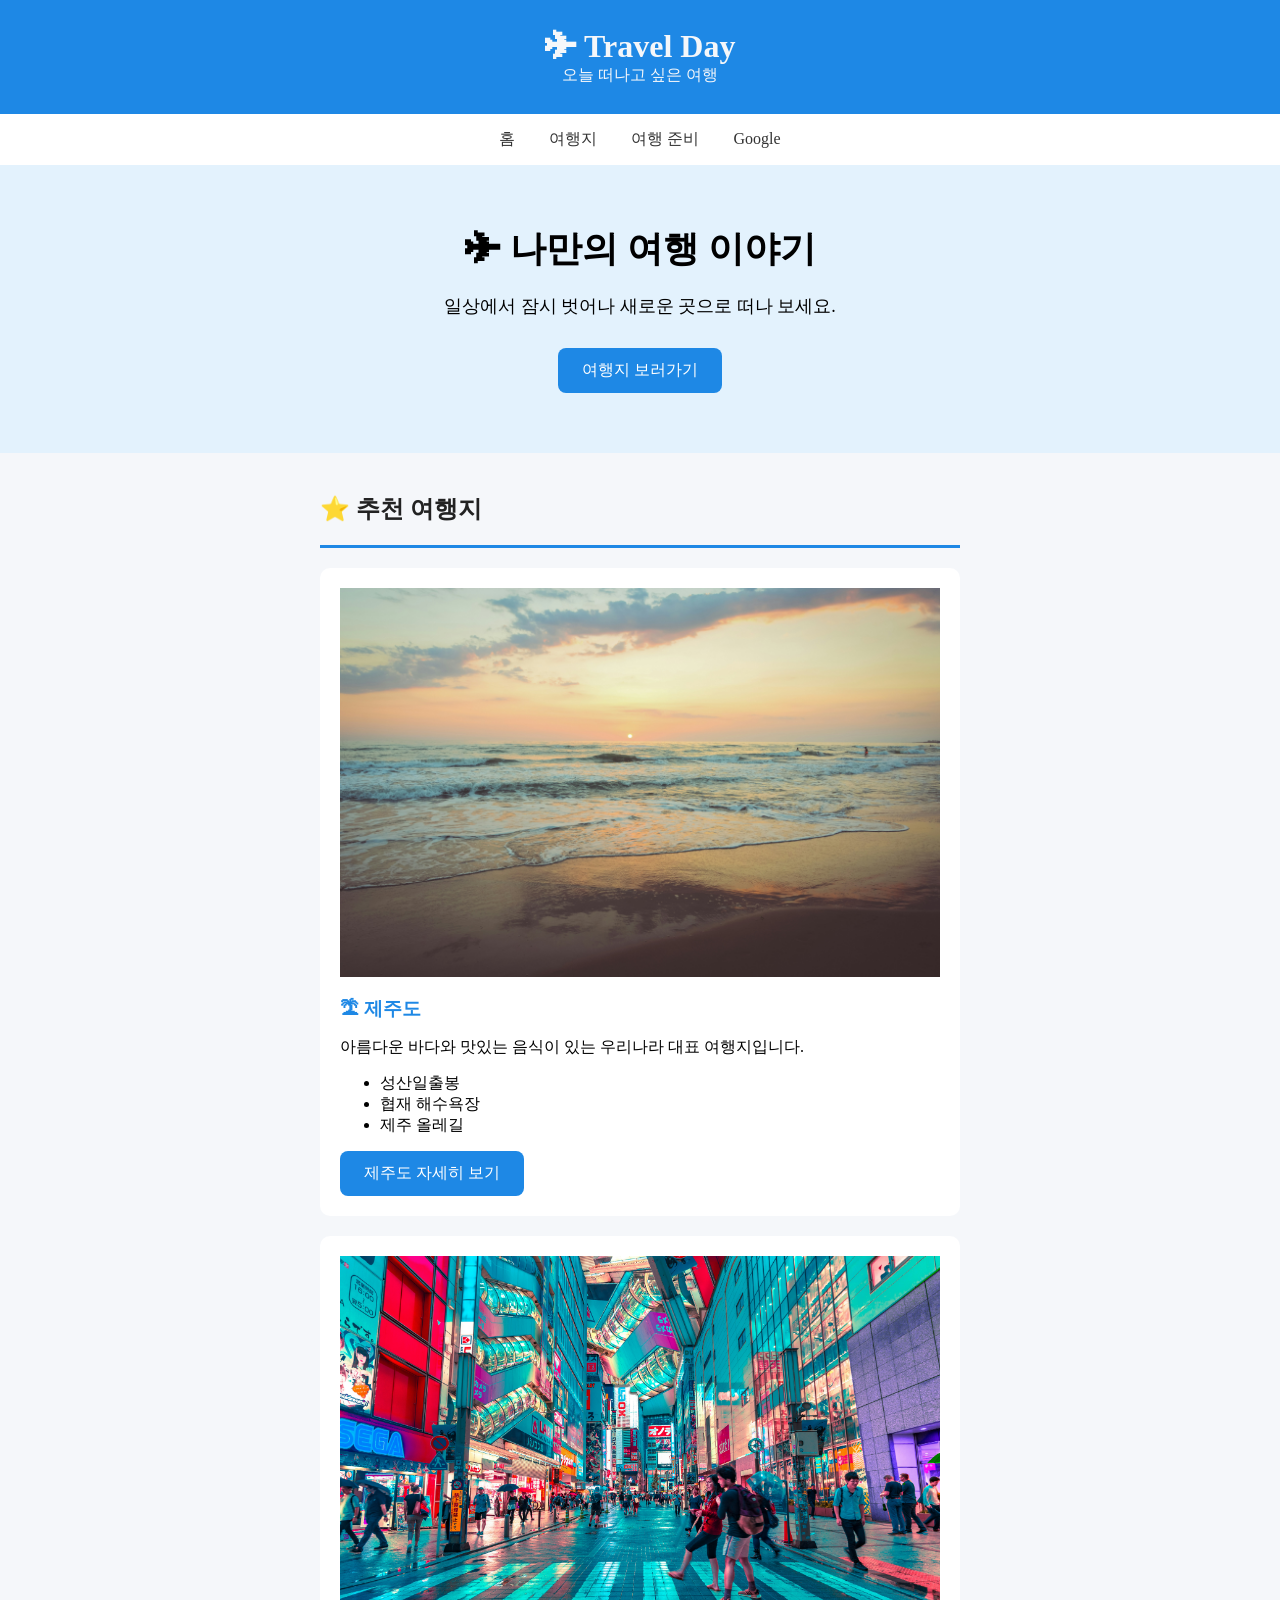
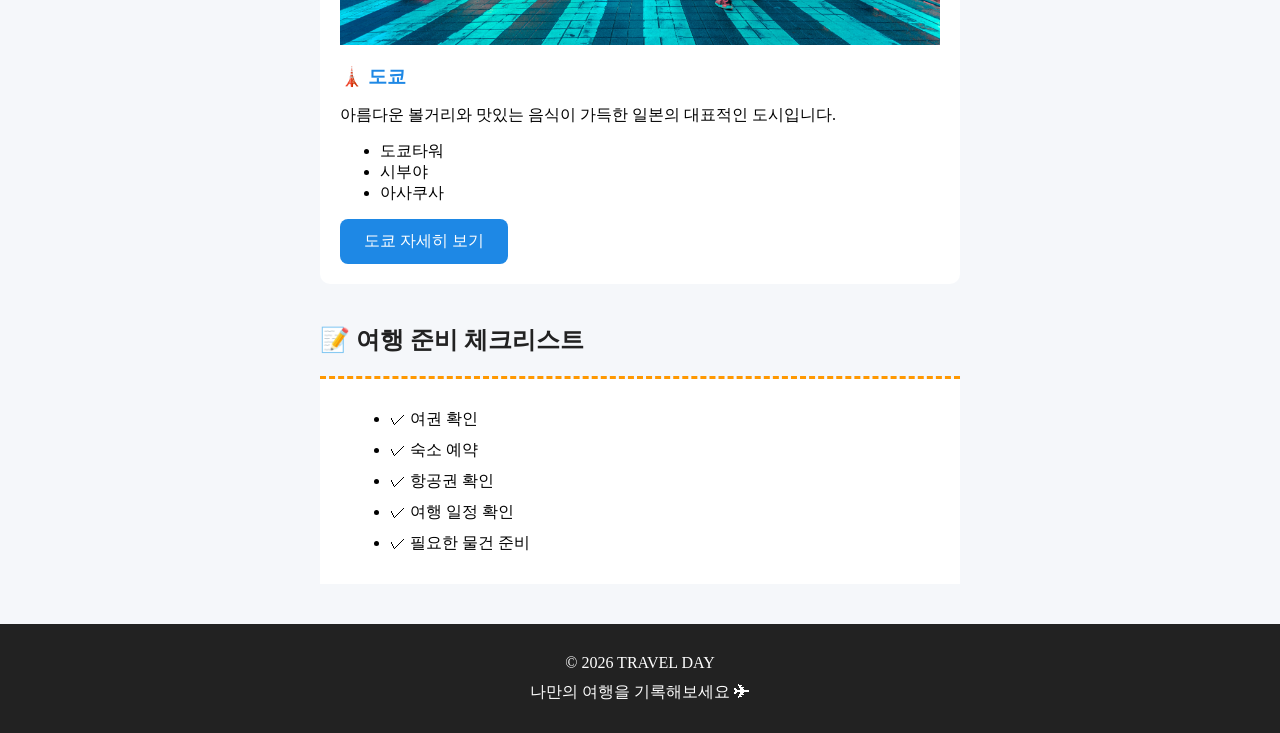
<file: index.html>
<!DOCTYPE html>
<html lang="ko">
<head>
    <meta charset="UTF-8">
    <meta name="viewport" content="width=device-width, initial-scale=1.0">
    <title>Travel Day</title>
    <link rel="stylesheet" href="main.css">
</head>
<body>
    
    <!-- 헤더  -->
    <header>
        <!-- 로고 -->
        <div id="logo"> ✈ Travel Day </div>
        <!-- 설명 -->
        <p> 오늘 떠나고 싶은 여행 </p>
    </header>
    <!-- 네비게이션 -->
    <!-- a 안의 # = 페이지 맨 위로 올린다 -->
    <nav> 
        <a href="#"> 홈 </a>
        <a href="#travel"> 여행지 </a>
        <a href="#check"> 여행 준비 </a>
        <a href="https://www.google.com/" target="_blank"> Google </a>
    </nav>
    <!-- 메인 배너 -->
    <div class="hero"> 
        <h1>✈ 나만의 여행 이야기</h1>
        <p> 일상에서 잠시 벗어나 새로운 곳으로 떠나 보세요. </p>
        <a href="#" class="button"> 여행지 보러가기 </a>
    </div>
    <!-- 추천 여행지 -->
    <section id="travel"> 
        <h2> ⭐ 추천 여행지 </h2>
    <hr>
    <!-- 제주도 -->
    <div class="travel"> 
        <img src="images/jeju.png" alt="제주 해변">
        <h3> 🏝 제주도 </h3>
        <p> 아름다운 바다와 맛있는 음식이 있는 
            우리나라 대표 여행지입니다. </p>
            <ul>
                <li> 성산일출봉 </li>
                <li> 협재 해수욕장 </li>
                <li> 제주 올레길 </li>
            </ul>
            <!-- 제주도 상세 페이지로 이동하는 버튼  -->
            <a href="jeju.html" class="button"> 제주도 자세히 보기 </a>
    </div>
        <!-- 도쿄 -->
            <div class="travel"> 
        <img src="images/Tokyo.png" alt="도쿄">
        <h3> 🗼 도쿄 </h3>
        <p> 아름다운 볼거리와 맛있는 음식이 가득한 
            일본의 대표적인 도시입니다. </p>
            <ul>
                <li> 도쿄타워 </li>
                <li> 시부야 </li>
                <li> 아사쿠사 </li>
            </ul>
            <!-- 도쿄 상세 페이지로 이동하는 버튼  -->
            <a href="tokyo.html" class="button"> 도쿄 자세히 보기 </a>
    </div>
        </section>
        <!-- 여행 준비 -->
         <section id="check"> 
            <h2> 📝 여행 준비 체크리스트</h2>
            <hr class="check_line">
            <!-- 준비 리스트  -->
            <div class="check">
                <ul>
                    <li>✓ 여권 확인</li>
                    <li>✓ 숙소 예약</li>
                    <li>✓ 항공권 확인</li>
                    <li>✓ 여행 일정 확인</li>
                    <li>✓ 필요한 물건 준비</li>
                </ul>
            </div>
        </section>
        <!--  푸터  -->
              <footer> 
            <p> © 2026 TRAVEL DAY </p>
            <p> 나만의 여행을 기록해보세요 ✈ </p>
        </footer>

</body>
</html>
</file>
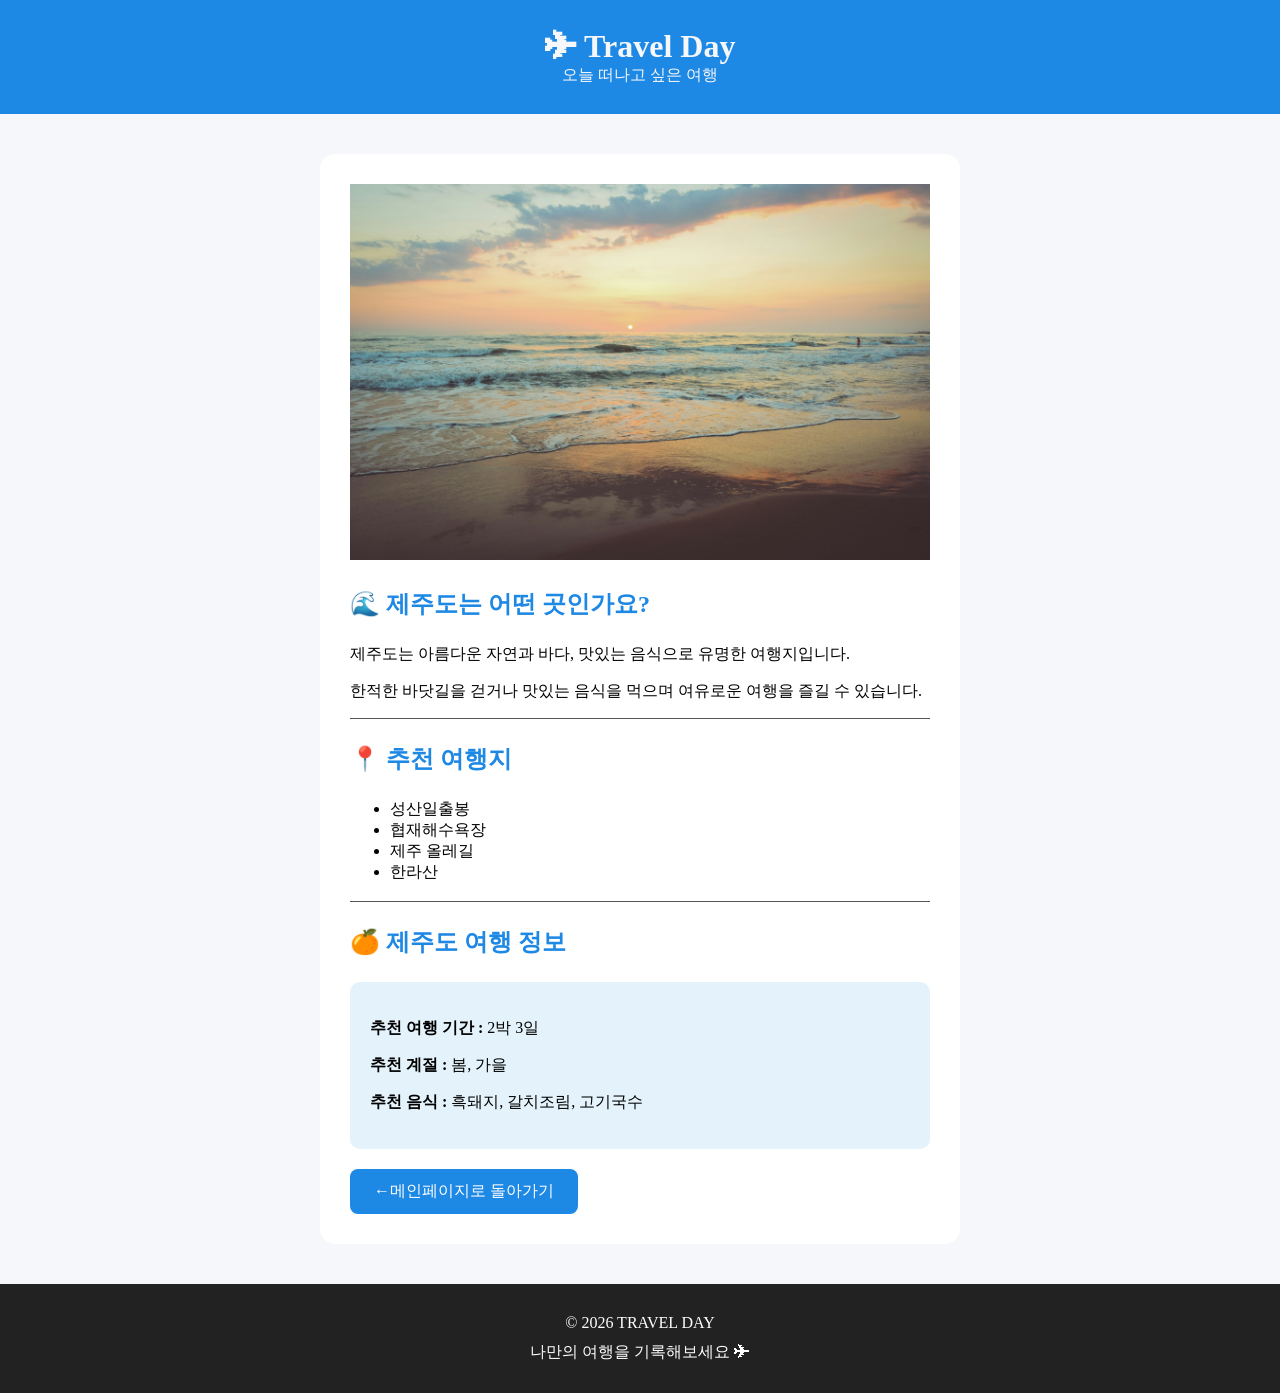
<file: jeju.html>
<!DOCTYPE html>
<html lang="ko">
<head>
    <meta charset="UTF-8">
    <meta name="viewport" content="width=device-width, initial-scale=1.0">
    <title> 제주도 상세 보기</title>
    <link rel="stylesheet" href="main.css">
</head>
<body>
        <!-- 헤더  -->
    <header>
        <!-- 로고 -->
        <div id="logo"> ✈ Travel Day </div>
        <!-- 설명 -->
        <p> 오늘 떠나고 싶은 여행 </p>
    </header>
    <!-- 메인 -->
    <section>
        <div class="intro"> 
            <img src="images/jeju.png" alt="제주">
            <h2>🌊 제주도는 어떤 곳인가요?</h2>
            <p>
                제주도는 아름다운 자연과 바다,
                맛있는 음식으로 유명한 여행지입니다.
            </p>
            <p>
                한적한 바닷길을 걷거나 맛있는 음식을
                먹으며 여유로운 여행을 즐길 수 있습니다.
            </p>
        <hr>
        <h2>📍 추천 여행지</h2>
            <ul>
                <li>성산일출봉</li>
                <li>협재해수욕장</li>
                <li>제주 올레길</li>
                <li>한라산</li>
            </ul><br>
    <hr>
        <h2>🍊 제주도 여행 정보</h2> 
        <div class="info"> 
            <p><strong> 추천 여행 기간 : </strong> 2박 3일</p>
            <p><strong> 추천 계절 : </strong> 봄, 가을 </p>
            <p><strong> 추천 음식 : </strong> 흑돼지, 갈치조림, 고기국수 </p>
        </div>
        <!-- 메인으로 돌아가기 -->
         <a href="index.html" class="button">←메인페이지로 돌아가기</a>
    </div>
    </section>
     <!-- 푸터 -->
              <footer> 
            <p> © 2026 TRAVEL DAY </p>
            <p> 나만의 여행을 기록해보세요 ✈ </p>
        </footer>
</body>
</html>
</file>
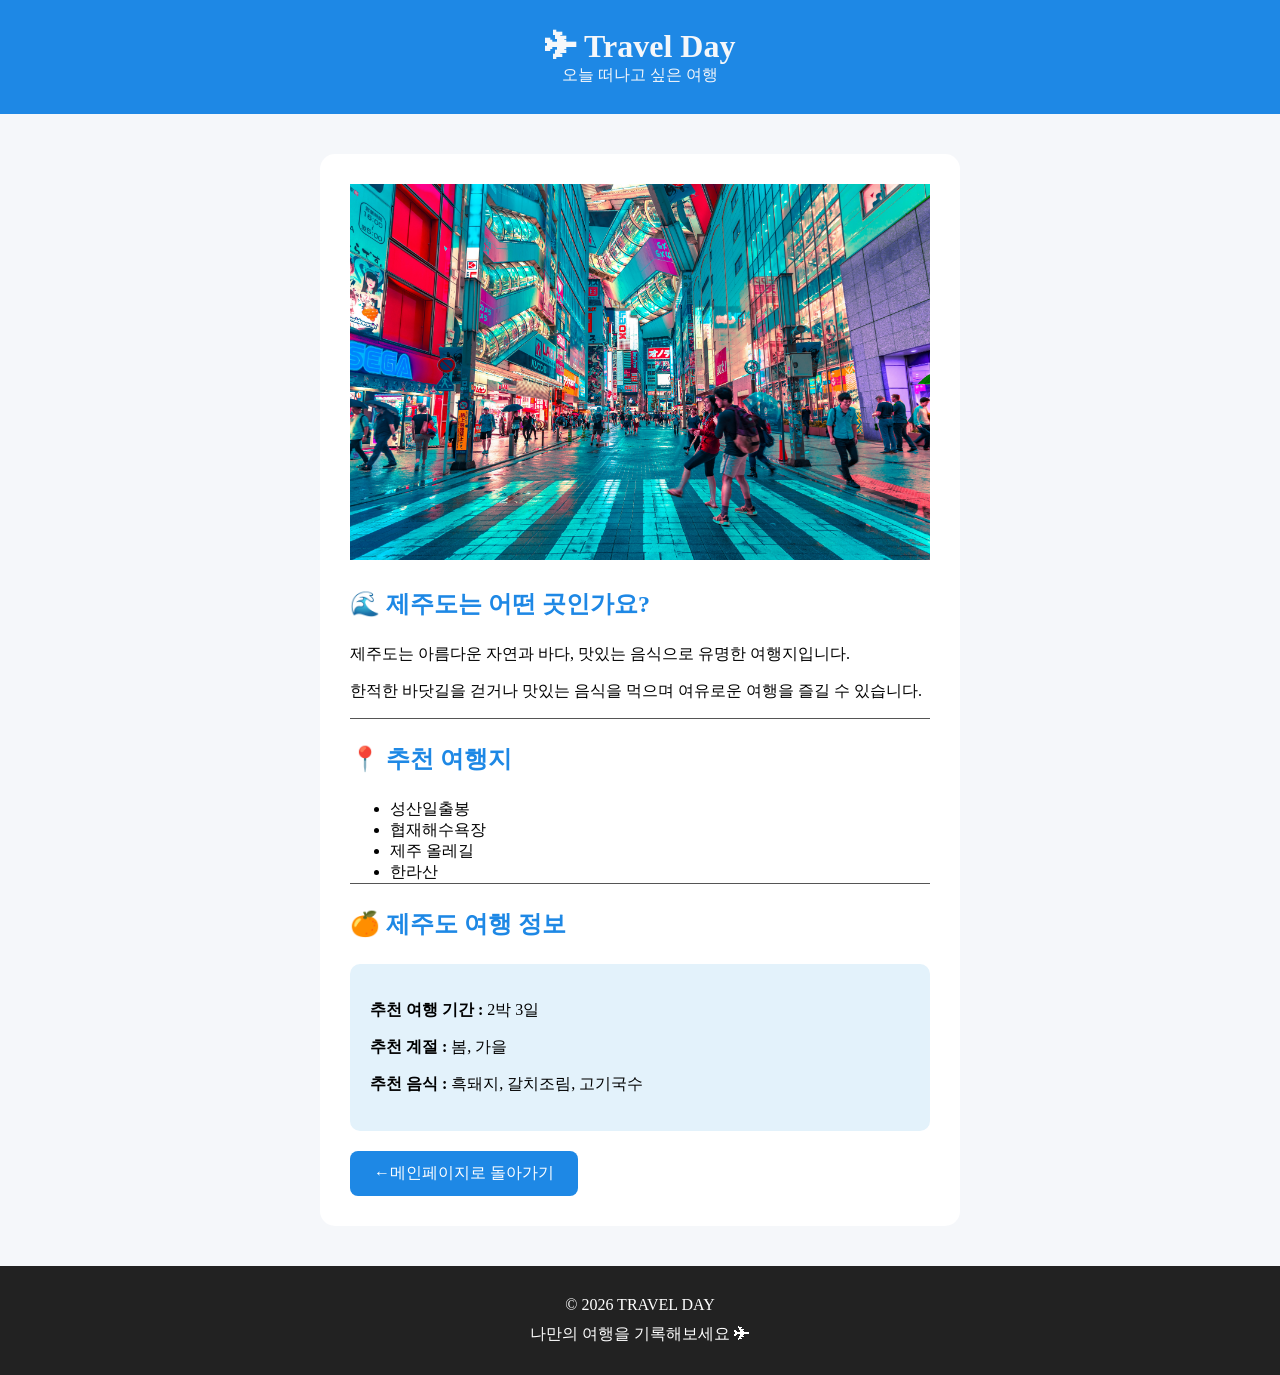
<file: tokyo.html>
<!DOCTYPE html>
<html lang="ko">
<head>
    <meta charset="UTF-8">
    <meta name="viewport" content="width=device-width, initial-scale=1.0">
    <title> 제주도 상세 보기</title>
    <link rel="stylesheet" href="main.css">
</head>
<body>
        <!-- 헤더  -->
    <header>
        <!-- 로고 -->
        <div id="logo"> ✈ Travel Day </div>
        <!-- 설명 -->
        <p> 오늘 떠나고 싶은 여행 </p>
    </header>
    <!-- 메인 -->
    <section>
        <div class="intro"> 
            <img src="images/Tokyo.png" alt="도쿄">
            <h2>🌊 제주도는 어떤 곳인가요?</h2>
            <p>
                제주도는 아름다운 자연과 바다,
                맛있는 음식으로 유명한 여행지입니다.
            </p>
            <p>
                한적한 바닷길을 걷거나 맛있는 음식을
                먹으며 여유로운 여행을 즐길 수 있습니다.
            </p>
        <hr>
        <h2>📍 추천 여행지</h2>
            <ul>
                <li>성산일출봉</li>
                <li>협재해수욕장</li>
                <li>제주 올레길</li>
                <li>한라산</li>
            </ul>
    <hr>
        <h2>🍊 제주도 여행 정보</h2> 
        <div class="info"> 
            <p><strong> 추천 여행 기간 : </strong> 2박 3일</p>
            <p><strong> 추천 계절 : </strong> 봄, 가을 </p>
            <p><strong> 추천 음식 : </strong> 흑돼지, 갈치조림, 고기국수 </p>
        </div>
        <!-- 메인으로 돌아가기 -->
         <a href="index.html" class="button">←메인페이지로 돌아가기</a>
    </div>
    </section>
     <!-- 푸터 -->
              <footer> 
            <p> © 2026 TRAVEL DAY </p>
            <p> 나만의 여행을 기록해보세요 ✈ </p>
        </footer>
</body>
</html>
</file>
<file: main.css>
@charset "utf-8" ; 
*{
    /* padding: 0; */
    margin: 0;
    box-sizing: border-box;
}
html{
    scroll-behavior: smooth;
}
a{
    text-decoration: none;
    color: #333;
}
body{
    background-color: #f5f7fa;
}
/* 헤더 */
header{
    text-align: center ; 
    background-color: #1e88e5 ; 
    color: #f5f7fa;
    padding: 28px;
}
/* 로고 */
#logo{
    font-size: 32px;
    font-weight: bold;
}
/* 네비게이션 */
nav{
    background-color: #fff;
    text-align: center;
    padding: 15px;
}
nav a{
    margin-left: 15px;
    margin-right: 15px;
}
/* 메인 배너 */
.hero {
    text-align: center;
    background-color: #e3f2fd;
    padding: 60px;
}
.hero h1{
    font-size: 36px;
}
.hero p{
    font-size: 18px;
    margin-top: 20px;
    margin-bottom: 30px;
}
.button{
    background-color: #1e88e5;
    padding: 12px 24px;
    color: #fff;
    border-radius: 8px;
    display: inline-block;
}
/* 공통 영역 */
section {
    margin: 40px auto;
    width: 50%;
}
section h2 {
    color: #222;
    margin: 20px 0;
}
hr{
    border: 0;
    border-top: 3px solid #1e88e5;
}
/* 제주도 여행지  */
.travel{
    background-color: #fff;
    padding: 20px;
    border-radius: 10px;
    margin: 20px 0;
}
.travel img {
    width: 100%;
}
.travel h3{
    color: #1e88e5;
    margin-top: 15px;
}
.travel p{
    padding:  15px 0 ;
}
.travel ul{
    margin-bottom : 15px ;
}
/* 여행 준비  */
.check_line{
    border: 0;
    border-top: 3px dashed #ff9800;
}
/* 준비 리스트  */
.check{
    background-color: #fff;
    padding: 20px;
}
.check ul li{
    margin: 10px;
}
/* 푸터 */
footer{
    background-color: #222;
    color: #fff;
    text-align: center;
    padding: 20px;
}
footer p{
    margin: 10px 0;
}
.intro{
    padding: 30px;
    border-radius: 15px;
    background-color: #fff;
}
.intro h2{
    margin: 24px 0;
    color: #1e88e5;
}
.intro p{
    margin: 16px 0 ;
}
.intro img{
    width: 100%;
}
.intro hr{
    border-top: 1px solid #555;
}
/* 여행 정보 영역 */
.info{
    background-color: #e3f2fb;
padding: 20px;
border-radius: 10px;
margin-bottom: 20px;
}
</file>
